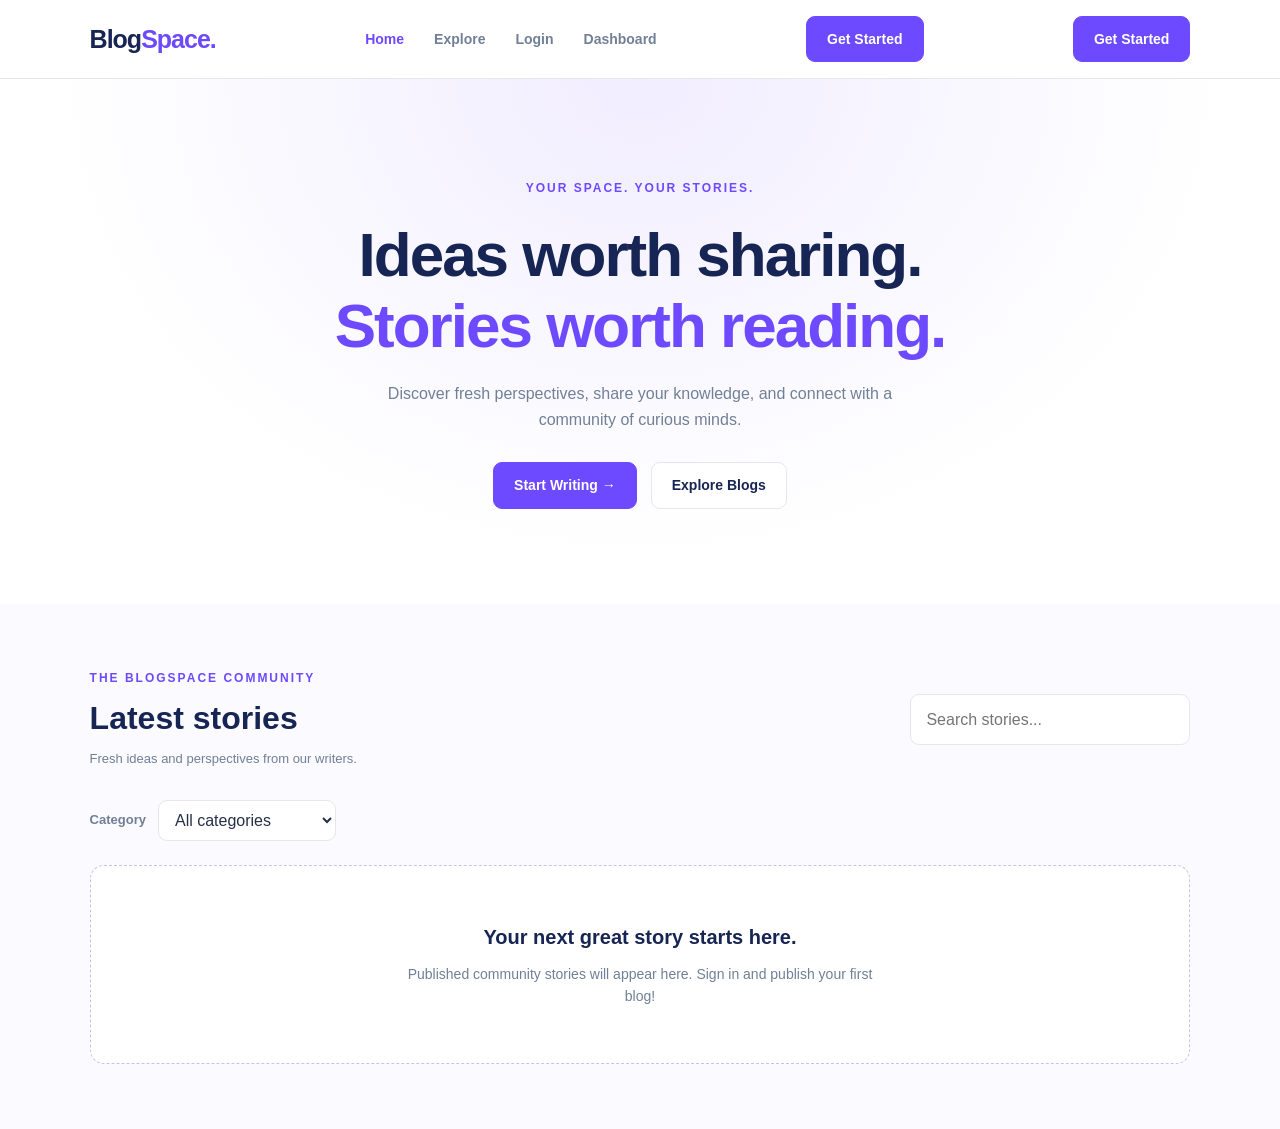
<file: blogspace/index.html>
<!DOCTYPE html>
<html lang="en">
<head>
  <meta charset="UTF-8">
  <meta name="viewport" content="width=device-width, initial-scale=1.0">
  <title>BlogSpace | Discover Stories</title>
  <link rel="stylesheet" href="style.css">
  <script src="script.js" defer></script>
</head>
<body>
  <header class="navbar">
    <a href="index.html" class="logo">Blog<span>Space.</span></a>

    
<nav class="nav-links">
  <a href="index.html" class="active">Home</a>
  <a href="#latest">Explore</a>
  <a href="login.html">Login</a>
  <a href="dashboard.html">Dashboard</a>
</nav>

<a href="register.html" class="btn btn-primary">Get Started</a>

    <a href="register.html" class="btn btn-primary">Get Started</a>
  </header>

  <main>
    <section class="hero">
      <p class="eyebrow">YOUR SPACE. YOUR STORIES.</p>
      <h1>Ideas worth sharing.<br>
        <span>Stories worth reading.</span>
      </h1>
      <p class="hero-text">
        Discover fresh perspectives, share your knowledge,
        and connect with a community of curious minds.
      </p>
      <div class="hero-actions">
        <a href="register.html" class="btn btn-primary">
          Start Writing →
        </a>
        <a href="#latest" class="btn btn-outline">
          Explore Blogs
        </a>
      </div>
    </section>


<section id="latest" class="latest-section">
  <div class="section-heading">
    <div>
      <p class="eyebrow">THE BLOGSPACE COMMUNITY</p>
      <h2>Latest stories</h2>
      <p class="home-section-subtitle">
        Fresh ideas and perspectives from our writers.
      </p>
    </div>

    <input
      id="searchInput"
      type="search"
      placeholder="Search stories..."
      aria-label="Search published stories"
    >
  </div>

  <div class="blog-filter-row">
    <label for="categoryFilter">Category</label>
    <select id="categoryFilter">
      <option value="all">All categories</option>
      <option value="Technology">Technology</option>
      <option value="Web Development">Web Development</option>
      <option value="Programming">Programming</option>
      <option value="Productivity">Productivity</option>
      <option value="Education">Education</option>
      <option value="Lifestyle">Lifestyle</option>
      <option value="Other">Other</option>
    </select>
  </div>

  <div id="blogList" class="blog-grid" aria-live="polite">
    <p>Loading published stories...</p>
  </div>

  <p id="homeMessage" class="form-message" role="status"></p>
</section>

<!-- Article preview dialog -->
<dialog id="articleDialog" class="article-dialog">
  <div class="article-dialog-header">
    <span class="eyebrow">BLOGSPACE STORY</span>
    <button
      type="button"
      id="closeArticle"
      class="article-close"
      aria-label="Close article"
    >✕</button>
  </div>

  <div id="articlePreviewContent"></div>
</dialog>
</body>
</html>
</file>
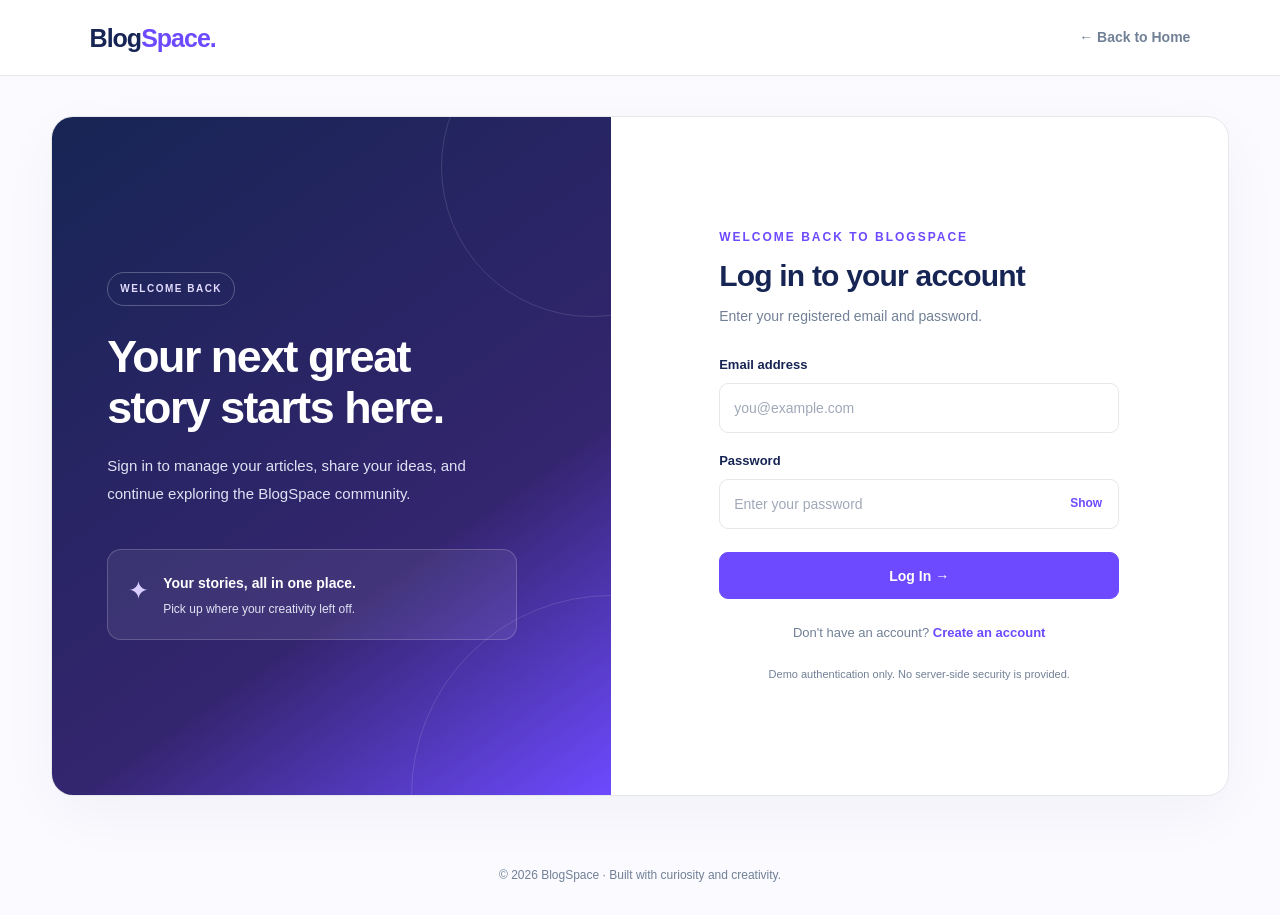
<file: blogspace/create-blog.html>
<!DOCTYPE html>
<html lang="en">
<head>
  <meta charset="UTF-8">
  <meta name="viewport" content="width=device-width, initial-scale=1.0">
  <title>Create Blog | BlogSpace</title>
  <link rel="stylesheet" href="style.css">
  <script src="script.js" defer></script>
</head>
<body class="create-blog-page">

  <header class="navbar editor-navbar">
    <a href="index.html" class="logo">Blog<span>Space.</span></a>

    <nav class="editor-nav">
      <a href="dashboard.html" class="back-link">← Dashboard</a>
      <span class="editor-user" id="editorUserName">Writer</span>
    </nav>
  </header>

  <main class="editor-main">

    <div class="editor-heading">
      <div>
        <p class="eyebrow">YOUR CREATIVE WORKSPACE</p>
        <h1 id="editorHeading">Create a new blog</h1>
        <p class="editor-subtitle">
          Turn your ideas into stories worth sharing.
        </p>
      </div>

      <span class="editor-draft-indicator" id="editorStatus">
        New post
      </span>
    </div>

    <form id="blogForm" class="blog-editor-form">

      <div class="editor-fields">

        <div class="form-group">
          <label for="blogTitle">Blog title *</label>
          <input
            type="text"
            id="blogTitle"
            name="title"
            placeholder="Give your story a great title..."
            minlength="3"
            maxlength="120"
            required
          >
          <p class="field-hint">3–120 characters.</p>
        </div>

        <div class="editor-two-columns">

          <div class="form-group">
            <label for="blogCategory">Category *</label>
            <select id="blogCategory" name="category" required>
              <option value="">Choose a category</option>
              <option value="Technology">Technology</option>
              <option value="Web Development">Web Development</option>
              <option value="Programming">Programming</option>
              <option value="Productivity">Productivity</option>
              <option value="Education">Education</option>
              <option value="Lifestyle">Lifestyle</option>
              <option value="Other">Other</option>
            </select>
          </div>

          <div class="form-group">
            <label for="blogCover">Cover image URL (optional)</label>
            <input
              type="url"
              id="blogCover"
              name="cover"
              placeholder="https://example.com/image.jpg"
              maxlength="2048"
            >
          </div>

        </div>

        <div class="form-group">
          <label for="blogContent">Your story *</label>
          <textarea
            id="blogContent"
            name="content"
            rows="14"
            minlength="20"
            maxlength="20000"
            placeholder="Start writing your story here..."
            required
          ></textarea>
          <div class="editor-field-footer">
            <p class="field-hint">At least 20 characters. Maximum 20,000.</p>
            <p class="character-count">
              <span id="characterCount">0</span> / 20000
            </p>
          </div>
        </div>

      </div>

      <div class="editor-actions">
        <a href="dashboard.html" class="btn btn-outline">
          Cancel
        </a>

        <div class="editor-action-group">
          <button
            type="button"
            id="saveDraftButton"
            class="btn btn-outline"
          >
            Save Draft
          </button>

          <button
            type="submit"
            id="publishButton"
            class="btn btn-primary"
          >
            Publish Blog →
          </button>
        </div>
      </div>

      <p id="blogMessage" class="form-message"
        role="status" aria-live="polite"></p>

    </form>

    <footer class="editor-footer">
      <p>© 2026 BlogSpace · Every great story starts somewhere.</p>
    </footer>

  </main>

</body>
</html>
</file>
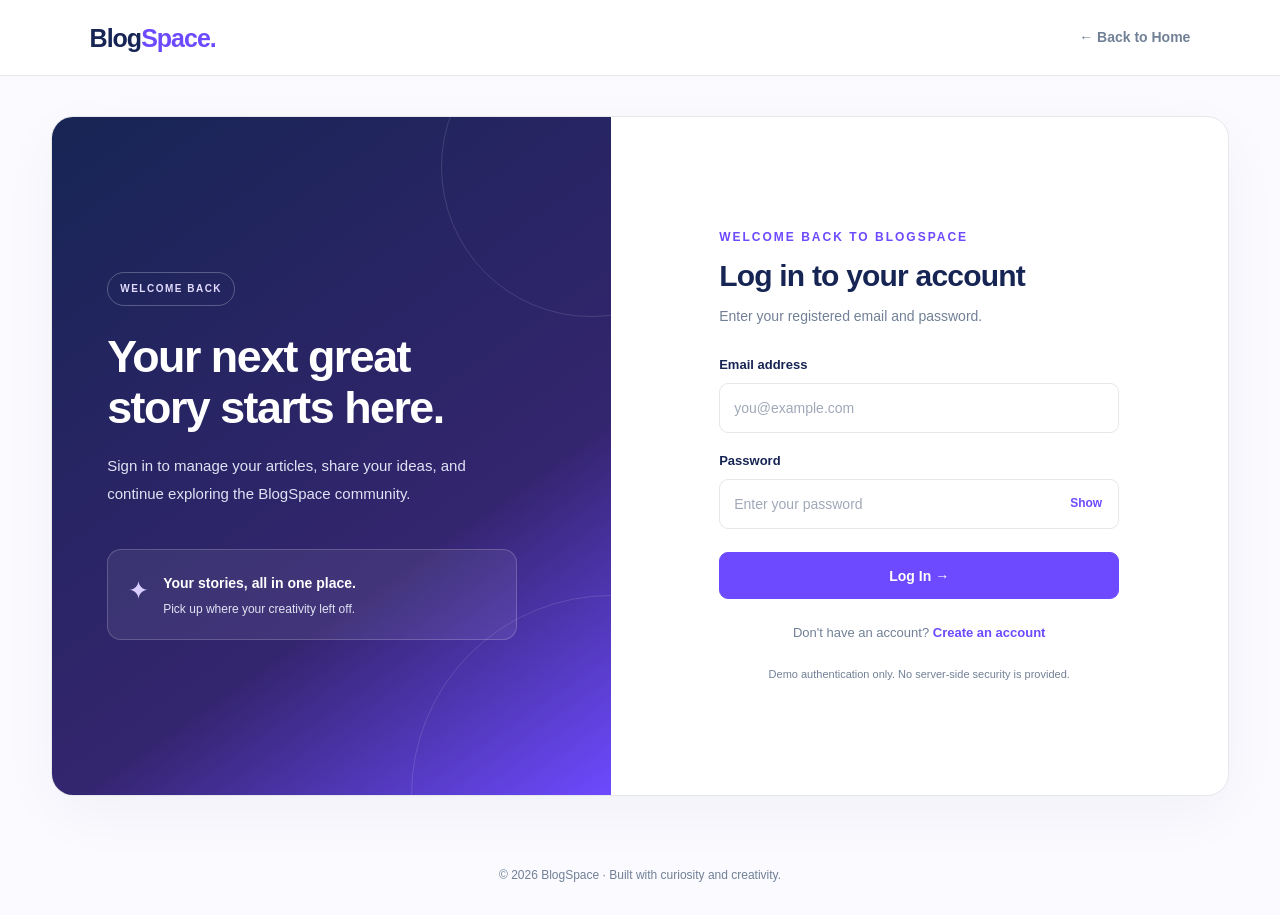
<file: blogspace/dashboard.html>
<!DOCTYPE html>
<html lang="en">
<head>
  <meta charset="UTF-8">
  <meta name="viewport" content="width=device-width, initial-scale=1.0">
  <title>Dashboard | BlogSpace</title>
  <link rel="stylesheet" href="style.css">
  <script src="script.js" defer></script>
</head>
<body class="dashboard-page">

  <aside class="dashboard-sidebar">
    <a href="index.html" class="logo">Blog<span>Space.</span></a>

    <p class="sidebar-label">WORKSPACE</p>

    <nav class="sidebar-nav">
      <a href="dashboard.html" class="sidebar-link active">
        <span>▦</span> Dashboard
      </a>
      <a href="#myPosts" class="sidebar-link">
        <span>▤</span> My Blogs
      </a>
      <a href="create-blog.html" class="sidebar-link">
        <span>＋</span> Create Blog
      </a>
      <a href="index.html" class="sidebar-link">
        <span>⌂</span> Visit Website
      </a>
    </nav>

    <div class="sidebar-bottom">
      <div class="sidebar-user">
        <div class="user-avatar" id="sidebarAvatar">U</div>
        <div class="sidebar-user-info">
          <strong id="sidebarUserName">User</strong>
          <span>BlogSpace Member</span>
        </div>
      </div>

      <button type="button" id="logoutButton"
        class="sidebar-link logout-button">
        <span>↪</span> Log Out
      </button>
    </div>
  </aside>

  <main class="dashboard-main">

    <header class="dashboard-header">
      <div>
        <p class="eyebrow">YOUR WORKSPACE</p>
        <h1>Dashboard</h1>
        <p class="dashboard-subtitle">
          Manage your stories and track your progress.
        </p>
      </div>

      <a href="create-blog.html" class="btn btn-primary">
        + Create New Blog
      </a>
    </header>

    <section class="welcome-banner">
      <div>
        <p class="welcome-label">YOUR CREATIVE SPACE</p>
        <h2>Welcome back, <span id="welcomeName">Writer</span>!</h2>
        <p>Your next great story is just a few words away.</p>
      </div>
      <div class="welcome-decoration" aria-hidden="true">✦</div>
    </section>

    <section class="stats-grid" aria-label="Blog statistics">

      <article class="stat-card">
        <div class="stat-icon purple-icon">▤</div>
        <p>Total Posts</p>
        <h2 id="totalPosts">0</h2>
        <span>All your blog entries</span>
      </article>

      <article class="stat-card">
        <div class="stat-icon green-icon">✓</div>
        <p>Published</p>
        <h2 id="publishedPosts">0</h2>
        <span>Posts live in your workspace</span>
      </article>

      <article class="stat-card">
        <div class="stat-icon orange-icon">✎</div>
        <p>Drafts</p>
        <h2 id="draftPosts">0</h2>
        <span>Posts still in progress</span>
      </article>

    </section>

    <section class="posts-panel" id="myPosts">
      <div class="posts-panel-header">
        <div>
          <h2>My Blog Posts</h2>
          <p>Manage and organize your stories.</p>
        </div>

        <a href="create-blog.html" class="text-link">
          + New post
        </a>
      </div>

      <div class="table-wrapper">
        <table class="posts-table">
          <thead>
            <tr>
              <th>Blog title</th>
              <th>Category</th>
              <th>Status</th>
              <th>Actions</th>
            </tr>
          </thead>
          <tbody id="postsTableBody">
            <tr>
              <td colspan="4" class="empty-state">
                Loading your posts...
              </td>
            </tr>
          </tbody>
        </table>
      </div>

      <p id="dashboardMessage" class="form-message"
        role="status" aria-live="polite"></p>
    </section>

    <footer class="dashboard-footer">
      <p>© 2026 BlogSpace · Make every story count.</p>
    </footer>

  </main>

</body>
</html>
</file>
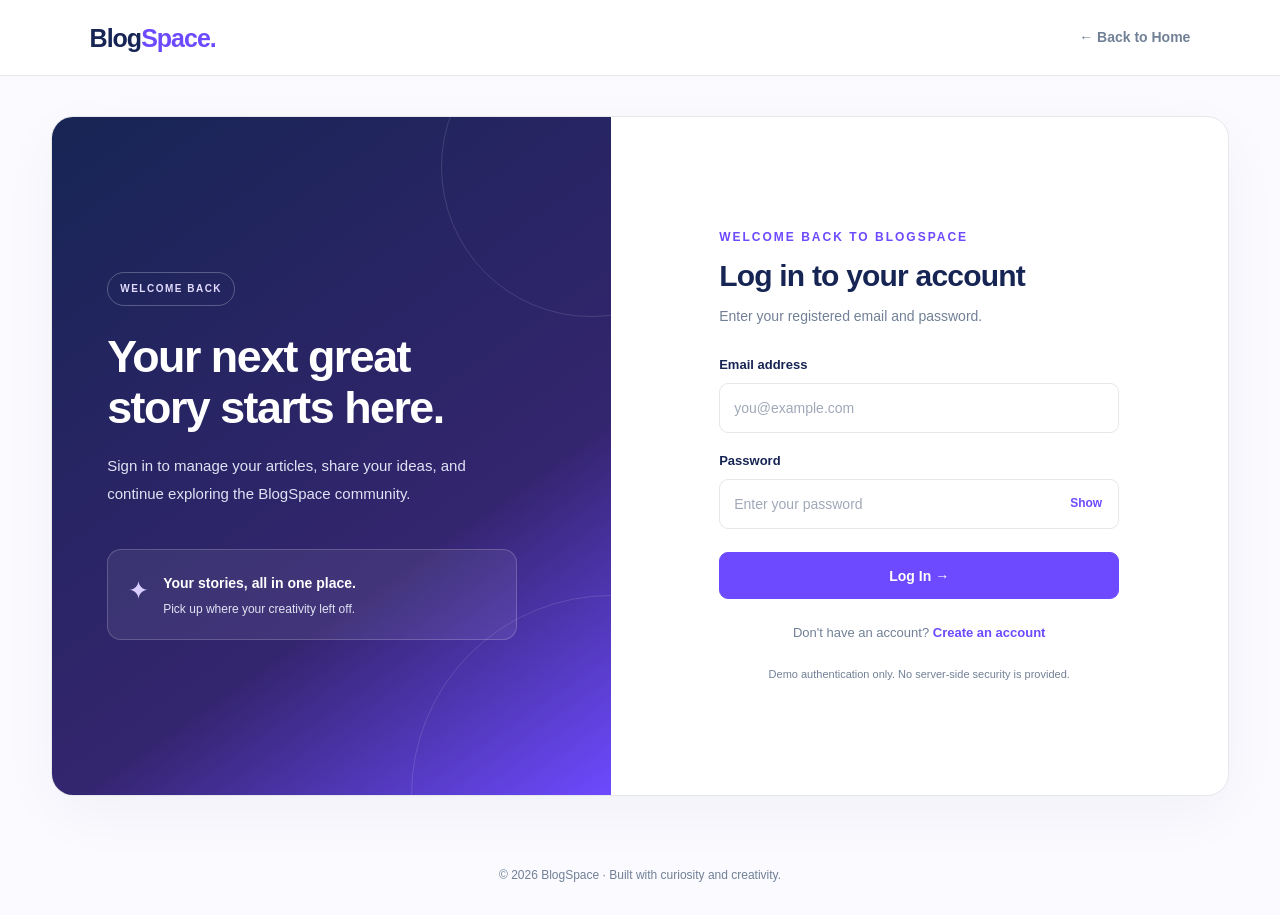
<file: blogspace/login.html>
<!DOCTYPE html>
<html lang="en">
<head>
  <meta charset="UTF-8">
  <meta name="viewport" content="width=device-width, initial-scale=1.0">
  <title>Login | BlogSpace</title>
  <link rel="stylesheet" href="style.css">
  <script src="script.js" defer></script>
</head>
<body class="auth-page">

  <header class="navbar">
    <a href="index.html" class="logo">Blog<span>Space.</span></a>
    <a href="index.html" class="back-link">← Back to Home</a>
  </header>

  <main class="auth-layout">

    <!-- Left promotional panel: shared authentication layout -->
    <section class="auth-visual">
      <div class="auth-visual-content">
        <span class="visual-label">WELCOME BACK</span>

        <h1>Your next great story starts here.</h1>

        <p>
          Sign in to manage your articles, share your ideas,
          and continue exploring the BlogSpace community.
        </p>

        <div class="visual-note">
          <span class="note-icon">✦</span>
          <div>
            <strong>Your stories, all in one place.</strong>
            <p>Pick up where your creativity left off.</p>
          </div>
        </div>
      </div>

      <div class="visual-decoration decoration-one"></div>
      <div class="visual-decoration decoration-two"></div>
    </section>

    <!-- Right login form -->
    <section class="auth-form-section">
      <div class="auth-card">

        <p class="eyebrow">WELCOME BACK TO BLOGSPACE</p>
        <h2>Log in to your account</h2>

        <p class="auth-subtitle">
          Enter your registered email and password.
        </p>

        <form id="loginForm">

          <div class="form-group">
            <label for="loginEmail">Email address</label>
            <input
              type="email"
              id="loginEmail"
              name="email"
              placeholder="you@example.com"
              autocomplete="username"
              maxlength="254"
              required
            >
          </div>

          <div class="form-group">
            <label for="loginPassword">Password</label>

            <div class="password-wrapper">
              <input
                type="password"
                id="loginPassword"
                name="password"
                placeholder="Enter your password"
                autocomplete="current-password"
                minlength="8"
                maxlength="128"
                required
              >

              <button
                type="button"
                class="password-toggle"
                data-toggle-password="loginPassword"
                aria-label="Show password"
              >Show</button>
            </div>
          </div>

          <p
            id="loginMessage"
            class="form-message"
            role="status"
            aria-live="polite"
          ></p>

          <button
            type="submit"
            class="btn btn-primary auth-submit"
          >
            Log In →
          </button>

        </form>

        <p class="auth-switch">
          Don't have an account?
          <a href="register.html">Create an account</a>
        </p>

        <p class="auth-terms">
          Demo authentication only. No server-side security is provided.
        </p>

      </div>
    </section>

  </main>

  <footer class="auth-footer">
    <p>© 2026 BlogSpace · Built with curiosity and creativity.</p>
  </footer>

</body>
</html>
</file>
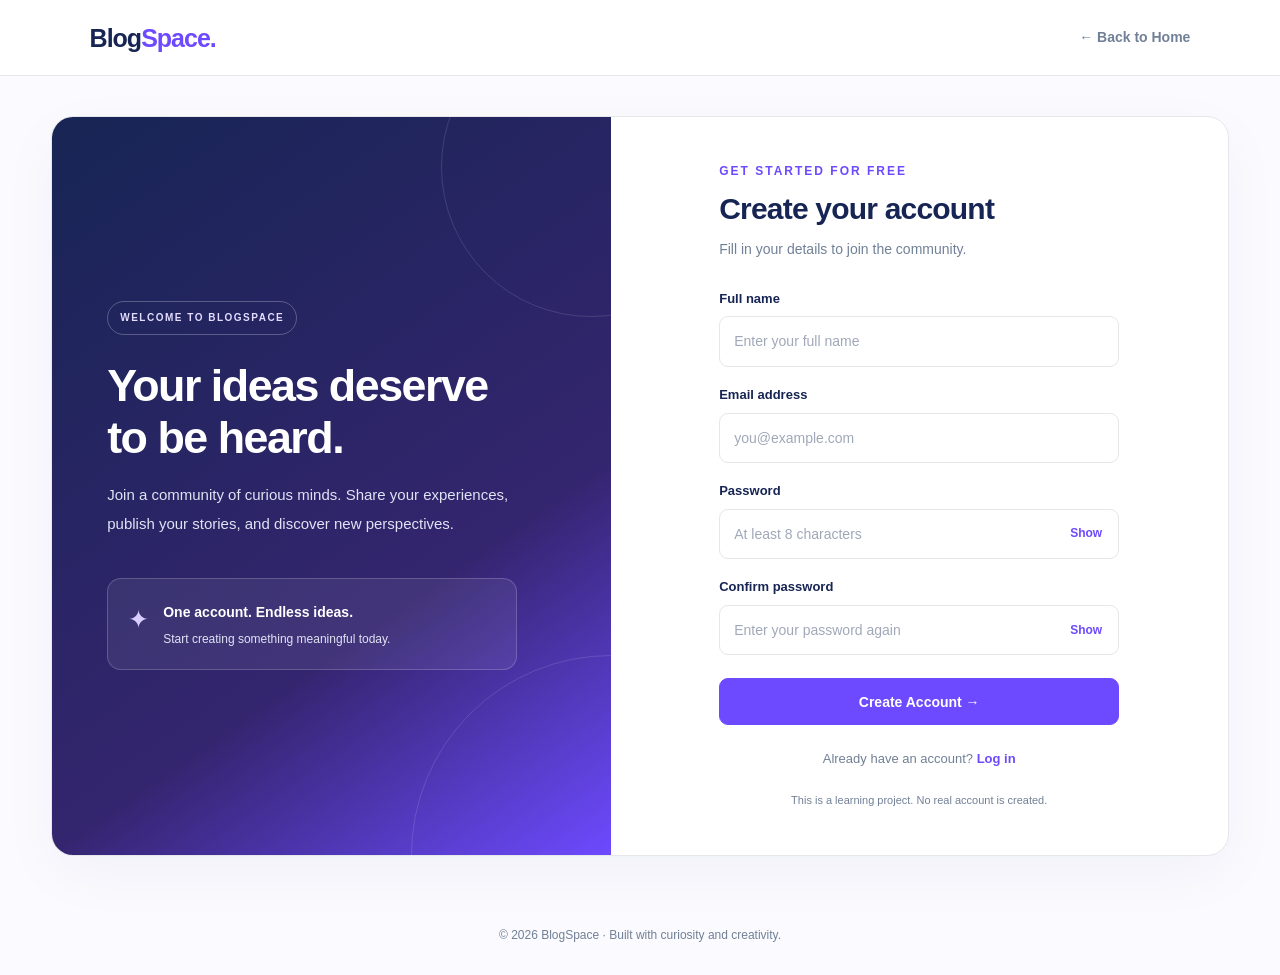
<file: blogspace/register.html>
<!DOCTYPE html>
<html lang="en">
<head>
  <meta charset="UTF-8">
  <meta name="viewport" content="width=device-width, initial-scale=1.0">
  <title>Create Account | BlogSpace</title>
  <link rel="stylesheet" href="style.css">
  <script src="script.js" defer></script>
</head>
<body class="auth-page">

  <header class="navbar">
    <a href="index.html" class="logo">Blog<span>Space.</span></a>
    <a href="index.html" class="back-link">← Back to Home</a>
  </header>

  <main class="auth-layout">

    <section class="auth-visual">
      <div class="auth-visual-content">
        <span class="visual-label">WELCOME TO BLOGSPACE</span>

        <h1>Your ideas deserve to be heard.</h1>

        <p>
          Join a community of curious minds. Share your experiences,
          publish your stories, and discover new perspectives.
        </p>

        <div class="visual-note">
          <span class="note-icon">✦</span>
          <div>
            <strong>One account. Endless ideas.</strong>
            <p>Start creating something meaningful today.</p>
          </div>
        </div>
      </div>

      <div class="visual-decoration decoration-one"></div>
      <div class="visual-decoration decoration-two"></div>
    </section>

    <section class="auth-form-section">
      <div class="auth-card">

        <p class="eyebrow">GET STARTED FOR FREE</p>
        <h2>Create your account</h2>
        <p class="auth-subtitle">
          Fill in your details to join the community.
        </p>

        <form id="registerForm">

          <div class="form-group">
            <label for="fullName">Full name</label>
            <input
              type="text"
              id="fullName"
              name="fullName"
              placeholder="Enter your full name"
              autocomplete="name"
              minlength="2"
              maxlength="80"
              required
            >
          </div>

          <div class="form-group">
            <label for="registerEmail">Email address</label>
            <input
              type="email"
              id="registerEmail"
              name="email"
              placeholder="you@example.com"
              autocomplete="email"
              maxlength="254"
              required
            >
          </div>

          <div class="form-group">
            <label for="registerPassword">Password</label>
            <div class="password-wrapper">
              <input
                type="password"
                id="registerPassword"
                name="password"
                placeholder="At least 8 characters"
                autocomplete="new-password"
                minlength="8"
                maxlength="128"
                required
              >
              <button
                type="button"
                class="password-toggle"
                data-toggle-password="registerPassword"
                aria-label="Show password"
              >Show</button>
            </div>
          </div>

          <div class="form-group">
            <label for="confirmPassword">Confirm password</label>
            <div class="password-wrapper">
              <input
                type="password"
                id="confirmPassword"
                name="confirmPassword"
                placeholder="Enter your password again"
                autocomplete="new-password"
                minlength="8"
                maxlength="128"
                required
              >
              <button
                type="button"
                class="password-toggle"
                data-toggle-password="confirmPassword"
                aria-label="Show confirm password"
              >Show</button>
            </div>
          </div>

          <p id="registerMessage" class="form-message"
             role="status" aria-live="polite"></p>

          <button type="submit" class="btn btn-primary auth-submit">
            Create Account →
          </button>

        </form>

        <p class="auth-switch">
          Already have an account?
          <a href="login.html">Log in</a>
        </p>

        <p class="auth-terms">
          This is a learning project. No real account is created.
        </p>

      </div>
    </section>

  </main>

  <footer class="auth-footer">
    <p>© 2026 BlogSpace · Built with curiosity and creativity.</p>
  </footer>

</body>
</html>
</file>
<file: blogspace/style.css>
/* 1. Global styles */
:root {
  --navy: #172554;
  --purple: #6d4aff;
  --purple-light: #f1edff;
  --text: #253047;
  --muted: #718096;
  --border: #e5e7eb;
  --white: #ffffff;
  --background: #fafaff;
}

* {
  margin: 0;
  padding: 0;
  box-sizing: border-box;
}

html {
  scroll-behavior: smooth;
}

body {
  font-family: Arial, Helvetica, sans-serif;
  color: var(--text);
  background: var(--white);
  line-height: 1.6;
}

a {
  color: inherit;
  text-decoration: none;
}

button, input, textarea, select {
  font: inherit;
}

/* 2. Navigation */
.navbar {
  min-height: 76px;
  padding: 16px 7%;
  display: flex;
  align-items: center;
  justify-content: space-between;
  gap: 24px;
  border-bottom: 1px solid var(--border);
  background: var(--white);
}

.logo {
  color: var(--navy);
  font-size: 25px;
  font-weight: 800;
  letter-spacing: -1px;
}

.logo span {
  color: var(--purple);
}

.nav-links {
  display: flex;
  align-items: center;
  gap: 30px;
}

.nav-links a {
  color: var(--muted);
  font-size: 14px;
  font-weight: 600;
}

.nav-links a:hover,
.nav-links a.active {
  color: var(--purple);
}

/* 3. Buttons */
.btn {
  display: inline-flex;
  align-items: center;
  justify-content: center;
  padding: 11px 20px;
  border-radius: 9px;
  font-size: 14px;
  font-weight: 700;
  transition: 0.2s ease;
  cursor: pointer;
}

.btn-primary {
  color: var(--white);
  background: var(--purple);
  border: 1px solid var(--purple);
}

.btn-primary:hover {
  background: #5837df;
  transform: translateY(-1px);
}

.btn-outline {
  color: var(--navy);
  border: 1px solid var(--border);
  background: var(--white);
}

.btn-outline:hover {
  border-color: var(--purple);
  color: var(--purple);
}

/* 4. Hero section */
.hero {
  padding: 100px 20px 95px;
  text-align: center;
  background:
    radial-gradient(ellipse at top, #f1edff 0%, #ffffff 65%);
}

.eyebrow {
  color: var(--purple);
  font-size: 12px;
  font-weight: 800;
  letter-spacing: 2px;
}

.hero h1 {
  margin: 20px 0;
  color: var(--navy);
  font-size: clamp(36px, 5vw, 62px);
  line-height: 1.15;
  letter-spacing: -2px;
}

.hero h1 span {
  color: var(--purple);
}

.hero-text {
  max-width: 580px;
  margin: 0 auto;
  color: var(--muted);
  font-size: 16px;
}

.hero-actions {
  margin-top: 30px;
  display: flex;
  justify-content: center;
  flex-wrap: wrap;
  gap: 14px;
}

/* 5. Latest stories */
.latest-section {
  padding: 65px 7%;
  background: var(--background);
}

.section-heading {
  display: flex;
  align-items: center;
  justify-content: space-between;
  flex-wrap: wrap;
  gap: 20px;
  margin-bottom: 30px;
}

.section-heading h2 {
  color: var(--navy);
  font-size: 32px;
  margin-top: 5px;
}

#searchInput {
  width: min(100%, 280px);
  padding: 12px 15px;
  border: 1px solid var(--border);
  border-radius: 9px;
  outline: none;
  background: var(--white);
}

#searchInput:focus {
  border-color: var(--purple);
  box-shadow: 0 0 0 3px var(--purple-light);
}

.blog-grid {
  display: grid;
  grid-template-columns: repeat(3, minmax(0, 1fr));
  gap: 24px;
}

.blog-card {
  padding: 24px;
  background: var(--white);
  border: 1px solid var(--border);
  border-radius: 15px;
  transition: 0.2s ease;
}

.blog-card:hover {
  transform: translateY(-4px);
  border-color: #c9baff;
  box-shadow: 0 12px 30px #1725540d;
}

.blog-category {
  display: inline-block;
  margin-bottom: 15px;
  padding: 5px 10px;
  border-radius: 20px;
  background: var(--purple-light);
  color: var(--purple);
  font-size: 11px;
  font-weight: 800;
}

.blog-card h3 {
  color: var(--navy);
  font-size: 20px;
  line-height: 1.4;
  margin-bottom: 12px;
}

.blog-card p {
  color: var(--muted);
  font-size: 14px;
}

.blog-meta {
  margin-top: 20px;
  padding-top: 15px;
  border-top: 1px solid var(--border);
  color: var(--muted);
  font-size: 12px;
}

/* 6. Footer */
footer {
  padding: 30px 7%;
  display: flex;
  justify-content: space-between;
  align-items: center;
  flex-wrap: wrap;
  gap: 15px;
  border-top: 1px solid var(--border);
}

footer p {
  color: var(--muted);
  font-size: 12px;
}

/* 7. Responsive design */
@media (max-width: 800px) {
  .navbar {
    padding: 15px 5%;
    flex-wrap: wrap;
  }

  .nav-links {
    gap: 15px;
  }

  .blog-grid {
    grid-template-columns: repeat(2, minmax(0, 1fr));
  }

  .hero {
    padding: 75px 20px;
  }
}

@media (max-width: 540px) {
  .navbar {
    gap: 14px;
  }

  .nav-links {
    order: 3;
    width: 100%;
    justify-content: center;
  }

  .navbar > .btn {
    padding: 9px 12px;
  }

  .blog-grid {
    grid-template-columns: 1fr;
  }

  .latest-section {
    padding: 45px 5%;
  }

  .hero h1 {
    letter-spacing: -1px;
  }

  footer {
    flex-direction: column;
    text-align: center;
  }
}

/* ===== Shared authentication layout ===== */

.auth-page {
  min-height: 100vh;
  background: var(--background);
}

.back-link {
  color: var(--muted);
  font-size: 14px;
  font-weight: 600;
}

.back-link:hover {
  color: var(--purple);
}

.auth-layout {
  width: min(1180px, 92%);
  min-height: 680px;
  margin: 40px auto;
  display: grid;
  grid-template-columns: 0.95fr 1.05fr;
  overflow: hidden;
  background: var(--white);
  border: 1px solid var(--border);
  border-radius: 22px;
  box-shadow: 0 18px 60px #1725540a;
}

/* Left promotional panel */

.auth-visual {
  position: relative;
  display: flex;
  align-items: center;
  padding: 55px;
  overflow: hidden;
  color: var(--white);
  background: linear-gradient(145deg, #172554, #34256f 65%, #6d4aff);
}

.auth-visual-content {
  position: relative;
  z-index: 1;
  max-width: 410px;
}

.visual-label {
  display: inline-block;
  padding: 8px 12px;
  border: 1px solid #ffffff40;
  border-radius: 30px;
  color: #e3dcff;
  font-size: 10px;
  font-weight: 800;
  letter-spacing: 1.5px;
}

.auth-visual h1 {
  margin: 25px 0 18px;
  font-size: clamp(34px, 3.5vw, 48px);
  line-height: 1.15;
  letter-spacing: -1.5px;
}

.auth-visual-content > p {
  color: #e0e3f4;
  font-size: 15px;
  line-height: 1.9;
}

.visual-note {
  display: flex;
  align-items: flex-start;
  gap: 14px;
  margin-top: 40px;
  padding: 20px;
  border: 1px solid #ffffff30;
  border-radius: 14px;
  background: #ffffff12;
}

.note-icon {
  color: #d9ceff;
  font-size: 25px;
}

.visual-note strong {
  font-size: 14px;
}

.visual-note p {
  margin-top: 5px;
  color: #e0e3f4;
  font-size: 12px;
}

.visual-decoration {
  position: absolute;
  border: 1px solid #ffffff20;
  border-radius: 50%;
  pointer-events: none;
}

.decoration-one {
  width: 300px;
  height: 300px;
  right: -130px;
  top: -100px;
}

.decoration-two {
  width: 400px;
  height: 400px;
  right: -200px;
  bottom: -200px;
}

/* Right form panel */

.auth-form-section {
  display: flex;
  align-items: center;
  justify-content: center;
  padding: 45px;
}

.auth-card {
  width: 100%;
  max-width: 400px;
}

.auth-card h2 {
  margin-top: 8px;
  color: var(--navy);
  font-size: 30px;
  line-height: 1.3;
  letter-spacing: -0.8px;
}

.auth-subtitle {
  margin: 10px 0 28px;
  color: var(--muted);
  font-size: 14px;
}

/* Form fields */

.form-group {
  margin-bottom: 18px;
}

.form-group label {
  display: block;
  margin-bottom: 7px;
  color: var(--navy);
  font-size: 13px;
  font-weight: 700;
}

.form-group input {
  width: 100%;
  min-width: 0;
  padding: 13px 14px;
  color: var(--text);
  border: 1px solid var(--border);
  border-radius: 9px;
  outline: none;
  background: var(--white);
  font-size: 14px;
  transition: border-color 0.2s, box-shadow 0.2s;
}

.form-group input::placeholder {
  color: #a0a8b8;
}

.form-group input:focus {
  border-color: var(--purple);
  box-shadow: 0 0 0 3px var(--purple-light);
}

.password-wrapper {
  position: relative;
  display: flex;
  align-items: center;
}

.password-wrapper input {
  padding-right: 65px;
}

.password-toggle {
  position: absolute;
  right: 12px;
  padding: 5px;
  border: none;
  background: transparent;
  color: var(--purple);
  font-size: 12px;
  font-weight: 700;
  cursor: pointer;
}

.form-message {
  margin-bottom: 12px;
  font-size: 13px;
  overflow-wrap: anywhere;
}

.form-message:empty {
  display: none;
}

.form-message.error {
  color: #c62828;
}

.form-message.success {
  color: #16794b;
}

.auth-submit {
  width: 100%;
  min-height: 47px;
  margin-top: 5px;
}

.auth-switch {
  margin-top: 24px;
  text-align: center;
  color: var(--muted);
  font-size: 13px;
}

.auth-switch a {
  color: var(--purple);
  font-weight: 800;
}

.auth-switch a:hover {
  text-decoration: underline;
}

.auth-terms {
  margin-top: 22px;
  color: var(--muted);
  font-size: 11px;
  text-align: center;
}

.auth-footer {
  justify-content: center;
  border-top: none;
}

/* Tablet and mobile */

@media (max-width: 850px) {
  .auth-layout {
    grid-template-columns: 1fr;
    margin: 24px auto;
  }

  .auth-visual {
    min-height: 320px;
    padding: 40px;
  }

  .auth-visual h1 {
    font-size: 36px;
  }

  .visual-note {
    margin-top: 24px;
  }

  .auth-form-section {
    padding: 40px 30px;
  }
}

@media (max-width: 540px) {
  .auth-page .navbar {
    padding: 16px 5%;
  }

  .auth-layout {
    width: 94%;
    margin: 14px auto;
    border-radius: 15px;
  }

  .auth-visual {
    min-height: auto;
    padding: 30px 24px;
  }

  .auth-visual h1 {
    font-size: 32px;
  }

  .auth-visual-content > p {
    font-size: 14px;
  }

  .auth-form-section {
    padding: 32px 22px;
  }

  .auth-card h2 {
    font-size: 26px;
  }
}

/* ===== BlogSpace Dashboard ===== */

.dashboard-page {
  min-height: 100vh;
  background: #f7f8fc;
}

.dashboard-sidebar {
  position: fixed;
  inset: 0 auto 0 0;
  z-index: 10;
  width: 250px;
  padding: 28px 18px;
  display: flex;
  flex-direction: column;
  background: #ffffff;
  border-right: 1px solid var(--border);
}

.sidebar-label {
  margin: 42px 12px 14px;
  color: var(--muted);
  font-size: 10px;
  font-weight: 800;
  letter-spacing: 1.5px;
}

.sidebar-nav {
  display: flex;
  flex-direction: column;
  gap: 8px;
}

.sidebar-link {
  display: flex;
  align-items: center;
  gap: 12px;
  padding: 12px 14px;
  border: 0;
  border-radius: 9px;
  background: transparent;
  color: #667085;
  font-size: 14px;
  font-weight: 600;
  text-align: left;
  cursor: pointer;
}

.sidebar-link > span {
  width: 20px;
  font-size: 19px;
  text-align: center;
}

.sidebar-link:hover,
.sidebar-link.active {
  background: var(--purple-light);
  color: var(--purple);
}

.sidebar-bottom {
  margin-top: auto;
  padding-top: 20px;
  border-top: 1px solid var(--border);
}

.sidebar-user {
  display: flex;
  align-items: center;
  gap: 11px;
  margin-bottom: 15px;
  padding: 8px 4px;
  min-width: 0;
}

.user-avatar {
  width: 40px;
  height: 40px;
  flex-shrink: 0;
  display: grid;
  place-items: center;
  border-radius: 50%;
  background: var(--purple-light);
  color: var(--purple);
  font-weight: 800;
}

.sidebar-user-info {
  display: flex;
  flex-direction: column;
  min-width: 0;
}

.sidebar-user-info strong {
  overflow: hidden;
  color: var(--navy);
  font-size: 13px;
  text-overflow: ellipsis;
  white-space: nowrap;
}

.sidebar-user-info span {
  color: var(--muted);
  font-size: 11px;
}

.logout-button {
  width: 100%;
  font-family: inherit;
}

.dashboard-main {
  min-width: 0;
  margin-left: 250px;
  padding: 38px 4%;
}

.dashboard-header {
  display: flex;
  justify-content: space-between;
  align-items: center;
  flex-wrap: wrap;
  gap: 22px;
  margin-bottom: 28px;
}

.dashboard-header h1 {
  margin-top: 6px;
  color: var(--navy);
  font-size: 32px;
  letter-spacing: -1px;
}

.dashboard-subtitle {
  margin-top: 5px;
  color: var(--muted);
  font-size: 14px;
}

.welcome-banner {
  position: relative;
  display: flex;
  align-items: center;
  justify-content: space-between;
  overflow: hidden;
  min-height: 185px;
  padding: 32px;
  border-radius: 16px;
  color: white;
  background: linear-gradient(115deg, #172554, #4a35a2 72%, #6d4aff);
}

.welcome-banner > div:first-child {
  position: relative;
  z-index: 1;
}

.welcome-label {
  color: #d9d0ff;
  font-size: 10px;
  font-weight: 800;
  letter-spacing: 1.5px;
}

.welcome-banner h2 {
  margin: 12px 0 8px;
  font-size: clamp(23px, 3vw, 32px);
  line-height: 1.3;
}

.welcome-banner h2 span {
  color: #d8ceff;
}

.welcome-banner p:last-child {
  color: #e3e6f8;
  font-size: 13px;
}

.welcome-decoration {
  color: #ffffff20;
  font-size: 130px;
  line-height: 1;
}

.stats-grid {
  display: grid;
  grid-template-columns: repeat(3, minmax(0, 1fr));
  gap: 20px;
  margin: 26px 0;
}

.stat-card {
  min-width: 0;
  padding: 23px;
  border: 1px solid var(--border);
  border-radius: 13px;
  background: #ffffff;
}

.stat-icon {
  width: 42px;
  height: 42px;
  display: grid;
  place-items: center;
  margin-bottom: 18px;
  border-radius: 11px;
  font-size: 21px;
  font-weight: 800;
}

.purple-icon {
  background: #f1edff;
  color: #6d4aff;
}

.green-icon {
  background: #e6f8ef;
  color: #168353;
}

.orange-icon {
  background: #fff2e4;
  color: #c66b12;
}

.stat-card > p {
  color: var(--muted);
  font-size: 13px;
}

.stat-card h2 {
  margin: 6px 0;
  color: var(--navy);
  font-size: 31px;
}

.stat-card > span {
  color: var(--muted);
  font-size: 11px;
}

.posts-panel {
  overflow: hidden;
  border: 1px solid var(--border);
  border-radius: 14px;
  background: white;
}

.posts-panel-header {
  display: flex;
  align-items: center;
  justify-content: space-between;
  flex-wrap: wrap;
  gap: 15px;
  padding: 24px;
  border-bottom: 1px solid var(--border);
}

.posts-panel-header h2 {
  color: var(--navy);
  font-size: 19px;
}

.posts-panel-header p {
  margin-top: 4px;
  color: var(--muted);
  font-size: 12px;
}

.text-link {
  color: var(--purple);
  font-size: 13px;
  font-weight: 800;
}

.text-link:hover {
  text-decoration: underline;
}

.table-wrapper {
  width: 100%;
  overflow-x: auto;
}

.posts-table {
  width: 100%;
  border-collapse: collapse;
  text-align: left;
}

.posts-table th {
  padding: 15px 20px;
  background: #fafaff;
  color: var(--muted);
  font-size: 11px;
  font-weight: 800;
  white-space: nowrap;
}

.posts-table td {
  padding: 17px 20px;
  border-top: 1px solid #edf0f5;
  color: var(--text);
  font-size: 12px;
}

.post-title-cell {
  min-width: 170px;
  color: var(--navy);
  font-weight: 700;
}

.status-badge {
  display: inline-block;
  padding: 5px 9px;
  border-radius: 20px;
  font-size: 10px;
  font-weight: 800;
}

.status-published {
  background: #e6f8ef;
  color: #168353;
}

.status-draft {
  background: #fff2e4;
  color: #a95d0a;
}

.post-actions {
  display: flex;
  align-items: center;
  gap: 12px;
  white-space: nowrap;
}

.post-action {
  padding: 4px 0;
  border: none;
  background: transparent;
  font-size: 12px;
  font-weight: 700;
  cursor: pointer;
}

.edit-action {
  color: var(--purple);
}

.delete-action {
  color: #c62828;
}

.empty-state {
  padding: 40px 20px !important;
  color: var(--muted) !important;
  text-align: center;
}

.dashboard-footer {
  margin-top: 30px;
  padding: 20px 0;
  color: var(--muted);
  font-size: 11px;
}

/* Dashboard responsive layout */

@media (max-width: 1000px) {
  .dashboard-sidebar {
    width: 205px;
  }

  .dashboard-main {
    margin-left: 205px;
  }

  .stats-grid {
    grid-template-columns: 1fr;
  }

  .stat-card {
    padding: 18px;
  }

  .stat-icon {
    margin-bottom: 10px;
  }
}

@media (max-width: 650px) {
  .dashboard-sidebar {
    position: static;
    width: 100%;
    padding: 16px 5%;
    border-right: none;
    border-bottom: 1px solid var(--border);
  }

  .dashboard-sidebar > .logo {
    margin-bottom: 12px;
  }

  .sidebar-label {
    margin: 10px 5px;
  }

  .sidebar-nav {
    display: grid;
    grid-template-columns: repeat(2, minmax(0, 1fr));
  }

  .sidebar-link {
    padding: 10px;
    font-size: 12px;
  }

  .sidebar-bottom {
    display: grid;
    grid-template-columns: minmax(0, 1fr) auto;
    align-items: center;
    gap: 8px;
    margin-top: 12px;
    padding-top: 12px;
  }

  .sidebar-user {
    margin-bottom: 0;
  }

  .logout-button {
    width: auto;
  }

  .dashboard-main {
    margin-left: 0;
    padding: 25px 5%;
  }

  .dashboard-header h1 {
    font-size: 27px;
  }

  .welcome-banner {
    min-height: 155px;
    padding: 23px;
  }

  .welcome-decoration {
    font-size: 70px;
  }

  .stats-grid {
    gap: 12px;
    margin: 18px 0;
  }

  .posts-panel-header {
    padding: 18px;
  }
}

/* ===== BlogSpace Create Blog Editor ===== */

.create-blog-page {
  min-height: 100vh;
  background: #f7f8fc;
}

.editor-navbar {
  padding-left: 6%;
  padding-right: 6%;
}

.editor-nav {
  display: flex;
  align-items: center;
  gap: 24px;
}

.editor-user {
  padding: 8px 13px;
  border-radius: 20px;
  background: var(--purple-light);
  color: var(--purple);
  font-size: 12px;
  font-weight: 700;
}

.editor-main {
  width: min(950px, 92%);
  margin: 42px auto;
}

.editor-heading {
  display: flex;
  justify-content: space-between;
  align-items: center;
  flex-wrap: wrap;
  gap: 18px;
  margin-bottom: 28px;
}

.editor-heading h1 {
  margin-top: 8px;
  color: var(--navy);
  font-size: clamp(27px, 4vw, 36px);
  letter-spacing: -1px;
}

.editor-subtitle {
  margin-top: 8px;
  color: var(--muted);
  font-size: 14px;
}

.editor-draft-indicator {
  padding: 8px 13px;
  border: 1px solid #ddd5ff;
  border-radius: 20px;
  background: var(--purple-light);
  color: var(--purple);
  font-size: 12px;
  font-weight: 800;
}

.blog-editor-form {
  padding: 32px;
  border: 1px solid var(--border);
  border-radius: 16px;
  background: #ffffff;
  box-shadow: 0 10px 35px #17255408;
}

.editor-fields .form-group {
  margin-bottom: 24px;
}

.blog-editor-form input,
.blog-editor-form textarea,
.blog-editor-form select {
  width: 100%;
  padding: 13px 14px;
  border: 1px solid var(--border);
  border-radius: 9px;
  outline: none;
  background: #ffffff;
  color: var(--text);
  font-size: 14px;
  transition: border-color 0.2s, box-shadow 0.2s;
}

.blog-editor-form input:focus,
.blog-editor-form textarea:focus,
.blog-editor-form select:focus {
  border-color: var(--purple);
  box-shadow: 0 0 0 3px var(--purple-light);
}

.blog-editor-form textarea {
  min-height: 280px;
  resize: vertical;
  line-height: 1.8;
}

.blog-editor-form textarea::placeholder,
.blog-editor-form input::placeholder {
  color: #a0a8b8;
}

.editor-two-columns {
  display: grid;
  grid-template-columns: 1fr 1fr;
  gap: 22px;
}

.field-hint {
  margin-top: 7px;
  color: var(--muted);
  font-size: 11px;
}

.editor-field-footer {
  display: flex;
  justify-content: space-between;
  flex-wrap: wrap;
  gap: 8px;
}

.character-count {
  margin-top: 7px;
  color: var(--muted);
  font-size: 11px;
  font-variant-numeric: tabular-nums;
}

.editor-actions {
  display: flex;
  align-items: center;
  justify-content: space-between;
  flex-wrap: wrap;
  gap: 14px;
  padding-top: 24px;
  border-top: 1px solid var(--border);
}

.editor-action-group {
  display: flex;
  flex-wrap: wrap;
  gap: 12px;
}

.blog-editor-form button:disabled {
  opacity: 0.6;
  cursor: not-allowed;
}

.editor-footer {
  padding: 28px 0;
  color: var(--muted);
  font-size: 12px;
  text-align: center;
}

@media (max-width: 600px) {
  .editor-navbar {
    padding: 15px 5%;
  }

  .editor-nav {
    gap: 12px;
  }

  .editor-user {
    display: none;
  }

  .editor-main {
    width: 94%;
    margin: 26px auto;
  }

  .blog-editor-form {
    padding: 22px 17px;
  }

  .editor-two-columns {
    grid-template-columns: 1fr;
    gap: 0;
  }

  .blog-editor-form textarea {
    min-height: 220px;
  }

  .editor-actions {
    align-items: stretch;
    flex-direction: column-reverse;
  }

  .editor-actions > a {
    text-align: center;
  }

  .editor-action-group {
    display: grid;
    grid-template-columns: 1fr;
  }
}

/* ===== Published blog cards on Home ===== */

.home-section-subtitle {
  margin-top: 5px;
  color: var(--muted);
  font-size: 13px;
}

.blog-filter-row {
  display: flex;
  align-items: center;
  gap: 12px;
  margin: 0 0 24px;
}

.blog-filter-row label {
  color: var(--muted);
  font-size: 13px;
  font-weight: 700;
}

.blog-filter-row select {
  max-width: 100%;
  padding: 10px 12px;
  border: 1px solid var(--border);
  border-radius: 9px;
  background: white;
  color: var(--text);
  outline: none;
}

.blog-filter-row select:focus {
  border-color: var(--purple);
}

.home-blog-card {
  display: flex;
  flex-direction: column;
  padding: 0;
  overflow: hidden;
  min-width: 0;
}

.blog-cover,
.blog-cover-placeholder {
  width: 100%;
  height: 190px;
  object-fit: cover;
}

.blog-cover-placeholder {
  display: grid;
  place-items: center;
  background: linear-gradient(135deg, #e9e3ff, #dce6ff);
  color: var(--navy);
  font-size: 24px;
  font-weight: 800;
  letter-spacing: -1px;
}

.blog-card-body {
  display: flex;
  flex-direction: column;
  align-items: flex-start;
  flex: 1;
  padding: 22px;
}

.blog-card-body h3 {
  overflow-wrap: anywhere;
}

.blog-excerpt {
  margin-bottom: 14px;
  overflow-wrap: anywhere;
}

.blog-card-body .blog-meta {
  width: 100%;
  margin-top: auto;
  margin-bottom: 12px;
}

.read-article-button {
  padding: 5px 0;
  border: none;
  background: transparent;
  color: var(--purple);
  font-size: 13px;
  font-weight: 800;
  cursor: pointer;
}

.read-article-button:hover {
  text-decoration: underline;
}

.home-empty-state {
  grid-column: 1 / -1;
  padding: 55px 20px;
  border: 1px dashed #c9c2e8;
  border-radius: 14px;
  background: white;
  text-align: center;
}

.home-empty-state h3 {
  color: var(--navy);
  font-size: 20px;
}

.home-empty-state p {
  max-width: 470px;
  margin: 10px auto 0;
  color: var(--muted);
  font-size: 14px;
}

/* ===== Full article preview dialog ===== */

.article-dialog {
  width: min(760px, 92%);
  max-width: 100%;
  max-height: 85vh;
  margin: auto;
  padding: 28px;
  overflow-y: auto;
  border: 1px solid var(--border);
  border-radius: 17px;
  background: white;
  color: var(--text);
}

.article-dialog::backdrop {
  background: #11182799;
  backdrop-filter: blur(3px);
}

.article-dialog-header {
  display: flex;
  align-items: center;
  justify-content: space-between;
  gap: 16px;
  margin-bottom: 22px;
}

.article-close {
  width: 36px;
  height: 36px;
  flex-shrink: 0;
  border: 1px solid var(--border);
  border-radius: 50%;
  background: white;
  color: var(--navy);
  cursor: pointer;
}

.article-close:hover {
  background: var(--purple-light);
  color: var(--purple);
}

.article-cover {
  display: block;
  width: 100%;
  max-height: 320px;
  margin-bottom: 24px;
  border-radius: 12px;
  object-fit: cover;
}

.article-title {
  margin: 10px 0;
  color: var(--navy);
  font-size: clamp(26px, 5vw, 36px);
  line-height: 1.25;
  overflow-wrap: anywhere;
}

.article-author {
  margin-bottom: 24px;
  color: var(--muted);
  font-size: 13px;
}

.article-body {
  color: var(--text);
  font-size: 15px;
  line-height: 1.9;
  overflow-wrap: anywhere;
  white-space: pre-wrap;
}

@media (max-width: 540px) {
  .blog-filter-row {
    align-items: flex-start;
    flex-direction: column;
  }

  .blog-filter-row select {
    width: 100%;
  }

  .blog-cover,
  .blog-cover-placeholder {
    height: 180px;
  }

  .article-dialog {
    padding: 20px;
  }
}
</file>
